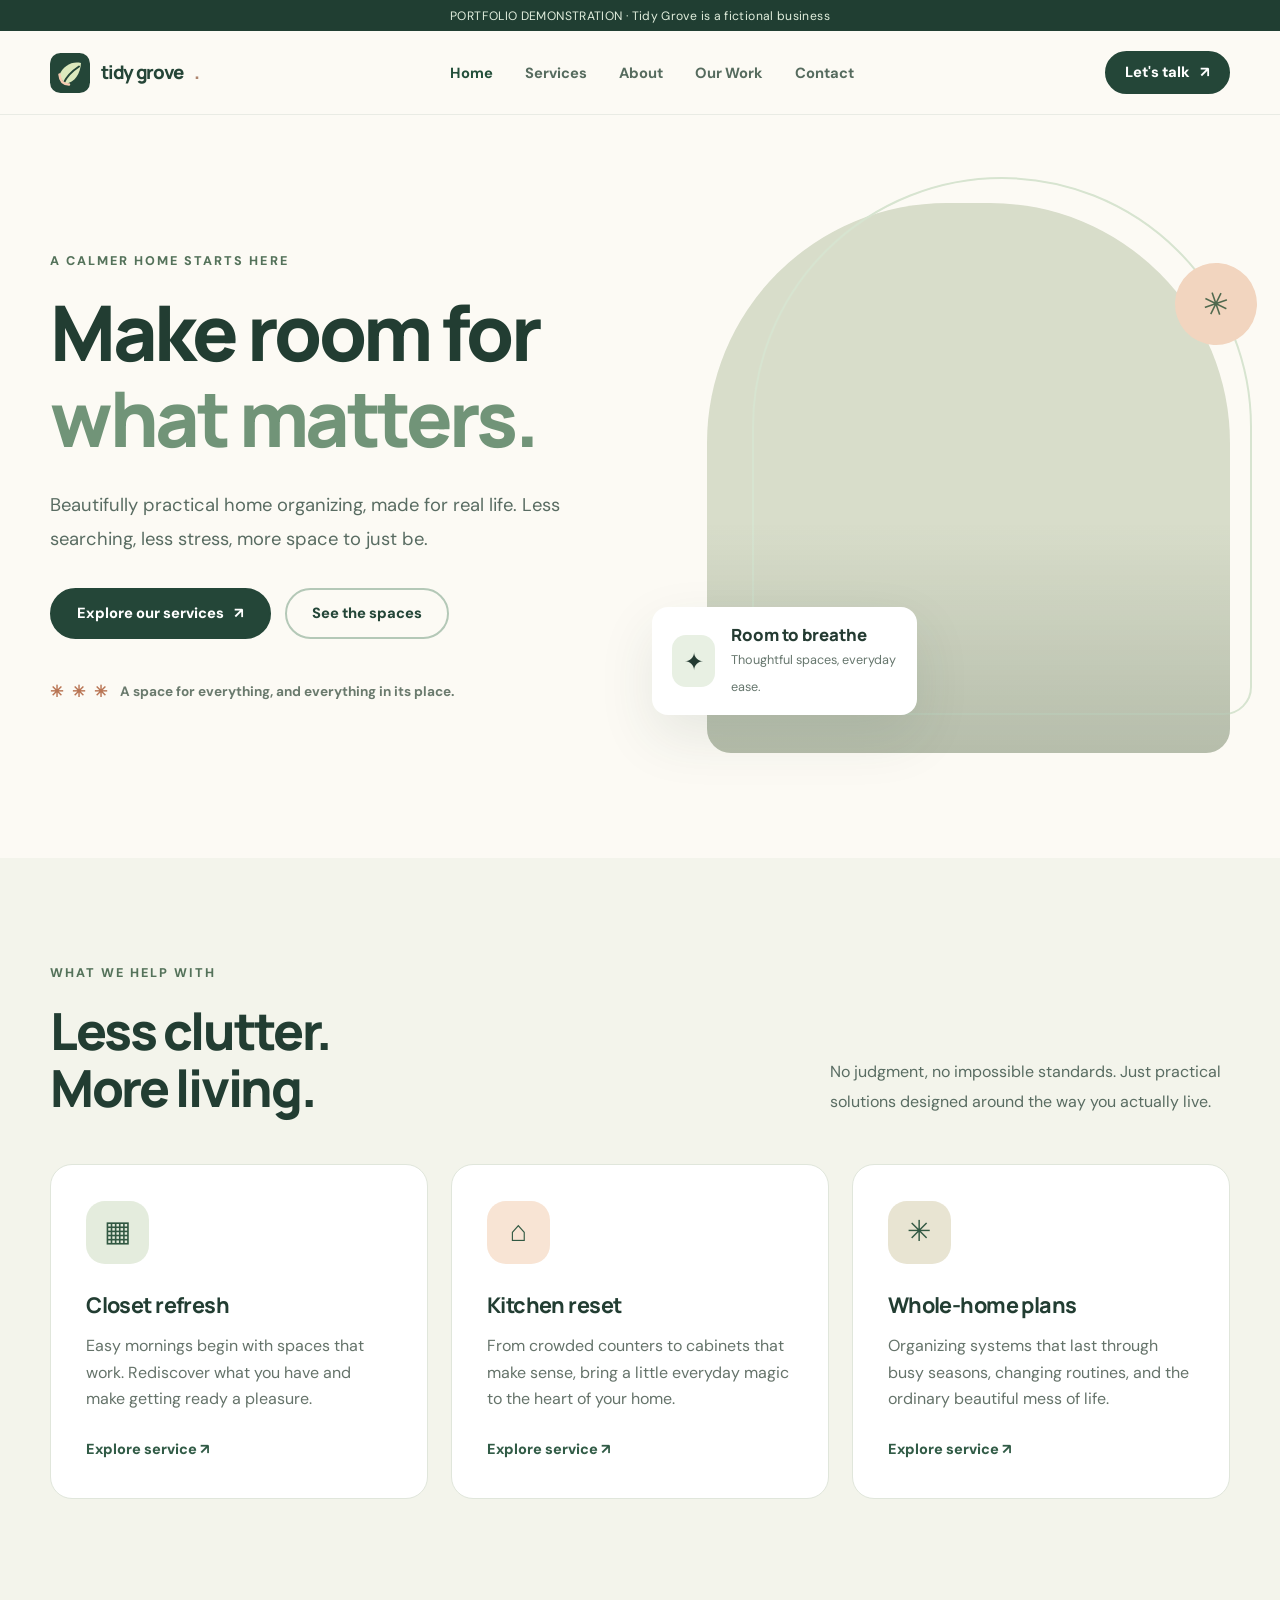
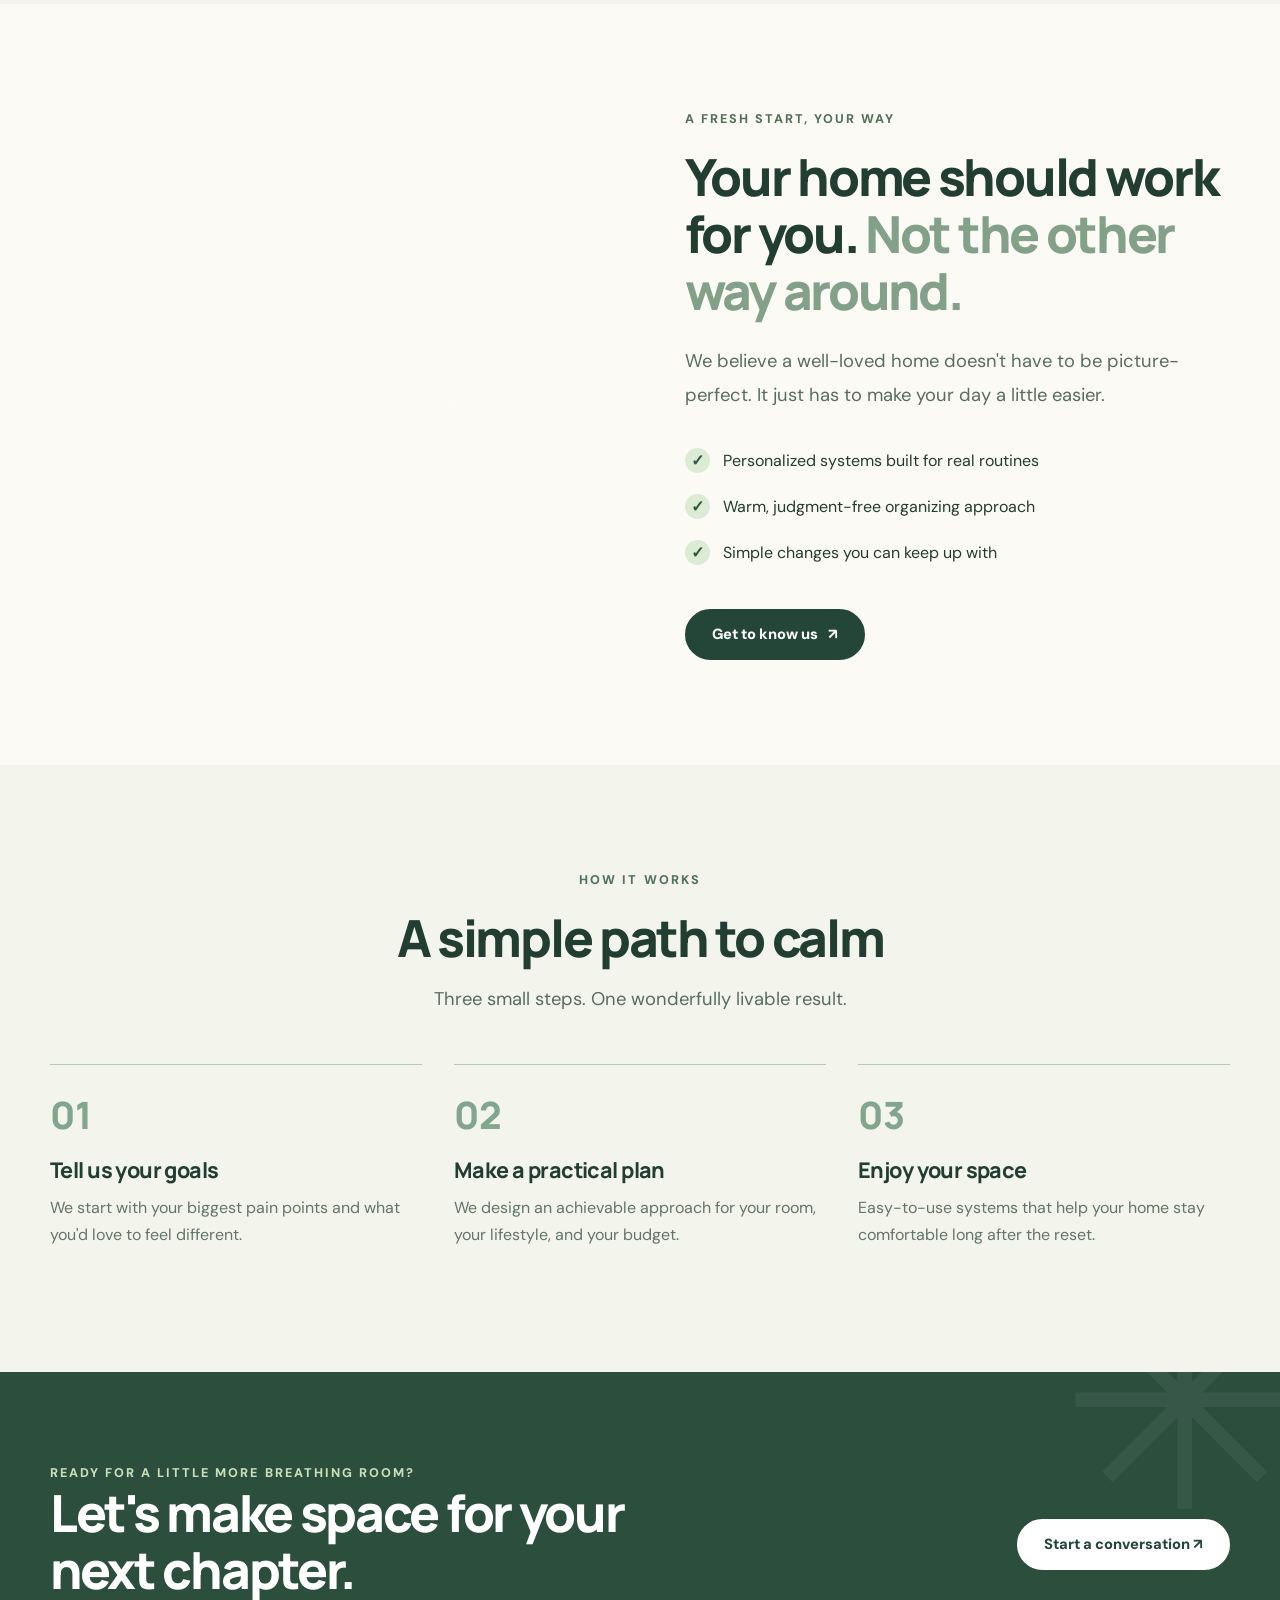
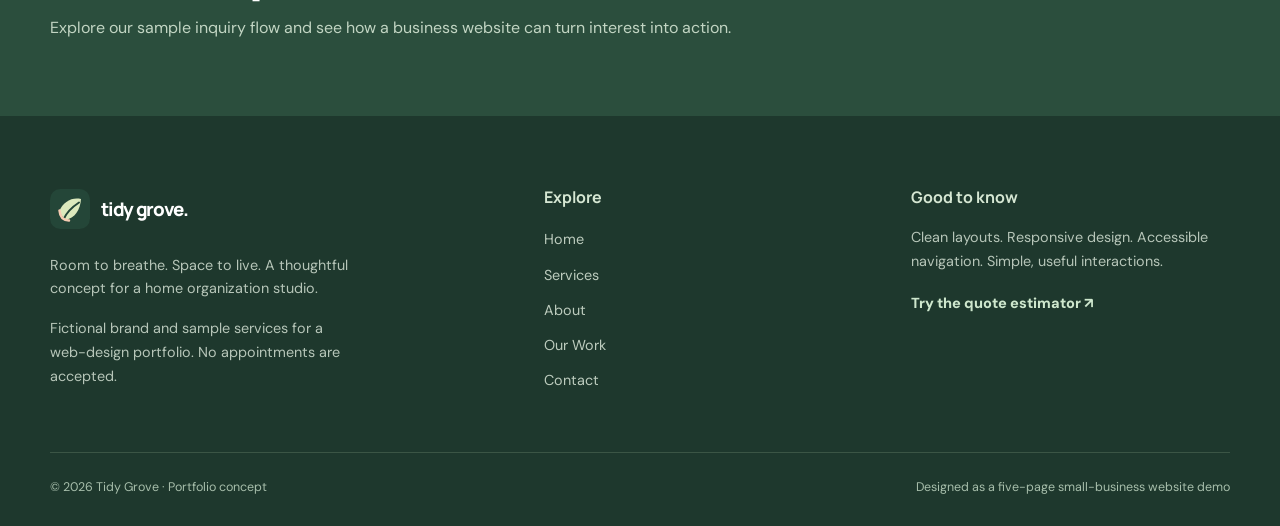
<file: index.html>
<!doctype html>
<html lang="en"><head><meta charset="utf-8"><meta name="viewport" content="width=device-width, initial-scale=1">
<meta name="description" content="A fictional professional home organization studio showcasing a modern five-page small-business website."><meta name="theme-color" content="#244638">
<title>Feel good in your space | Tidy Grove — Demo Website</title><link rel="icon" type="image/svg+xml" href="icon.svg"><link rel="stylesheet" href="styles.css"><script src="site.js" defer></script></head>
<body><a class="skip-link" href="#main">Skip to content</a>
<div class="demo-ribbon">PORTFOLIO DEMONSTRATION · Tidy Grove is a fictional business</div>
<header class="site-header"><nav class="container nav-shell" aria-label="Main navigation"><a class="brand" href="index.html" aria-label="Tidy Grove, home"><img src="icon.svg" alt="" aria-hidden="true">tidy grove<span style="color:#ae856e">.</span></a><ul class="nav-links" id="site-menu" data-nav><li><a href="index.html" aria-current="page">Home</a></li><li><a href="services.html" >Services</a></li><li><a href="about.html" >About</a></li><li><a href="work.html" >Our Work</a></li><li><a href="contact.html" >Contact</a></li></ul><a class="button button-small" href="contact.html">Let's talk <span aria-hidden="true">↗</span></a><button class="menu-toggle" type="button" data-nav-toggle aria-expanded="false" aria-controls="site-menu" aria-label="Toggle navigation"><svg viewBox="0 0 24 24" fill="none" stroke="currentColor" stroke-width="2" stroke-linecap="round"><path d="M4 7h16M4 12h16M4 17h16"/></svg></button></nav></header>
<main id="main">
<section class="hero"><div class="container hero-grid"><div class="hero-text"><p class="eyebrow">A calmer home starts here</p><h1>Make room for <span>what matters.</span></h1><p class="lead">Beautifully practical home organizing, made for real life. Less searching, less stress, more space to just be.</p><div class="button-row"><a class="button" href="services.html">Explore our services <span aria-hidden="true">↗</span></a><a class="button button-outline" href="work.html">See the spaces</a></div><div class="trust-note"><span class="stars" aria-hidden="true">✳ ✳ ✳</span> A space for everything, and everything in its place.</div></div><div class="hero-visual"><div class="hero-photo photo" role="img" aria-label="Sunlit neutral living room with calm, tidy styling"></div><div class="float-card"><span class="float-icon" aria-hidden="true">✦</span><div><strong>Room to breathe</strong><small>Thoughtful spaces, everyday ease.</small></div></div><div class="spark" aria-hidden="true">✳</div></div></div></section>
<section class="section section-alt"><div class="container"><div class="section-header"><div><p class="eyebrow">What we help with</p><h2>Less clutter.<br>More living.</h2></div><p class="lead">No judgment, no impossible standards. Just practical solutions designed around the way you actually live.</p></div><div class="card-grid"><article class="service-card"><div class="card-icon" aria-hidden="true">▦</div><h3>Closet refresh</h3><p>Easy mornings begin with spaces that work. Rediscover what you have and make getting ready a pleasure.</p><a class="text-link" href="services.html">Explore service ↗</a></article><article class="service-card"><div class="card-icon" aria-hidden="true">⌂</div><h3>Kitchen reset</h3><p>From crowded counters to cabinets that make sense, bring a little everyday magic to the heart of your home.</p><a class="text-link" href="services.html">Explore service ↗</a></article><article class="service-card"><div class="card-icon" aria-hidden="true">✳</div><h3>Whole-home plans</h3><p>Organizing systems that last through busy seasons, changing routines, and the ordinary beautiful mess of life.</p><a class="text-link" href="services.html">Explore service ↗</a></article></div></div></section>
<section class="section"><div class="container two-col"><div class="image-stack"><div class="main photo" role="img" aria-label="Thoughtfully arranged room with soft natural textures"></div><div class="inset photo" role="img" aria-label="Minimal warm interior space"></div></div><div><p class="eyebrow">A fresh start, your way</p><h2>Your home should work for you. <span style="color:#83a189">Not the other way around.</span></h2><p class="lead" style="margin-top:1.5rem">We believe a well-loved home doesn't have to be picture-perfect. It just has to make your day a little easier.</p><ul class="check-list"><li>Personalized systems built for real routines</li><li>Warm, judgment-free organizing approach</li><li>Simple changes you can keep up with</li></ul><a class="button" href="about.html">Get to know us <span aria-hidden="true">↗</span></a></div></div></section>
<section class="section section-alt"><div class="container"><div class="center"><p class="eyebrow">How it works</p><h2>A simple path to calm</h2><p class="lead">Three small steps. One wonderfully livable result.</p></div><div class="steps"><div class="step"><span class="step-number">01</span><h3>Tell us your goals</h3><p>We start with your biggest pain points and what you'd love to feel different.</p></div><div class="step"><span class="step-number">02</span><h3>Make a practical plan</h3><p>We design an achievable approach for your room, your lifestyle, and your budget.</p></div><div class="step"><span class="step-number">03</span><h3>Enjoy your space</h3><p>Easy-to-use systems that help your home stay comfortable long after the reset.</p></div></div></div></section>
<section class="cta-band"><div class="container cta-grid"><div><p class="eyebrow light">Ready for a little more breathing room?</p><h2>Let's make space for your next chapter.</h2><p>Explore our sample inquiry flow and see how a business website can turn interest into action.</p></div><a class="button button-light" href="contact.html">Start a conversation ↗</a></div></section>
</main>
<footer class="site-footer"><div class="container"><div class="footer-grid"><div><a class="brand" href="index.html"><img src="icon.svg" alt="" aria-hidden="true">tidy grove.</a><p>Room to breathe. Space to live. A thoughtful concept for a home organization studio.</p><p class="tiny">Fictional brand and sample services for a web-design portfolio. No appointments are accepted.</p></div><div><h4>Explore</h4><ul><li><a href="index.html">Home</a></li><li><a href="services.html">Services</a></li><li><a href="about.html">About</a></li><li><a href="work.html">Our Work</a></li><li><a href="contact.html">Contact</a></li></ul></div><div><h4>Good to know</h4><p>Clean layouts. Responsive design. Accessible navigation. Simple, useful interactions.</p><a class="text-link" style="color:#cee7cd" href="services.html#estimate">Try the quote estimator ↗</a></div></div><div class="footer-bottom"><span>© <span data-year>2026</span> Tidy Grove · Portfolio concept</span><span>Designed as a five-page small-business website demo</span></div></div></footer>
</body></html>
</file>
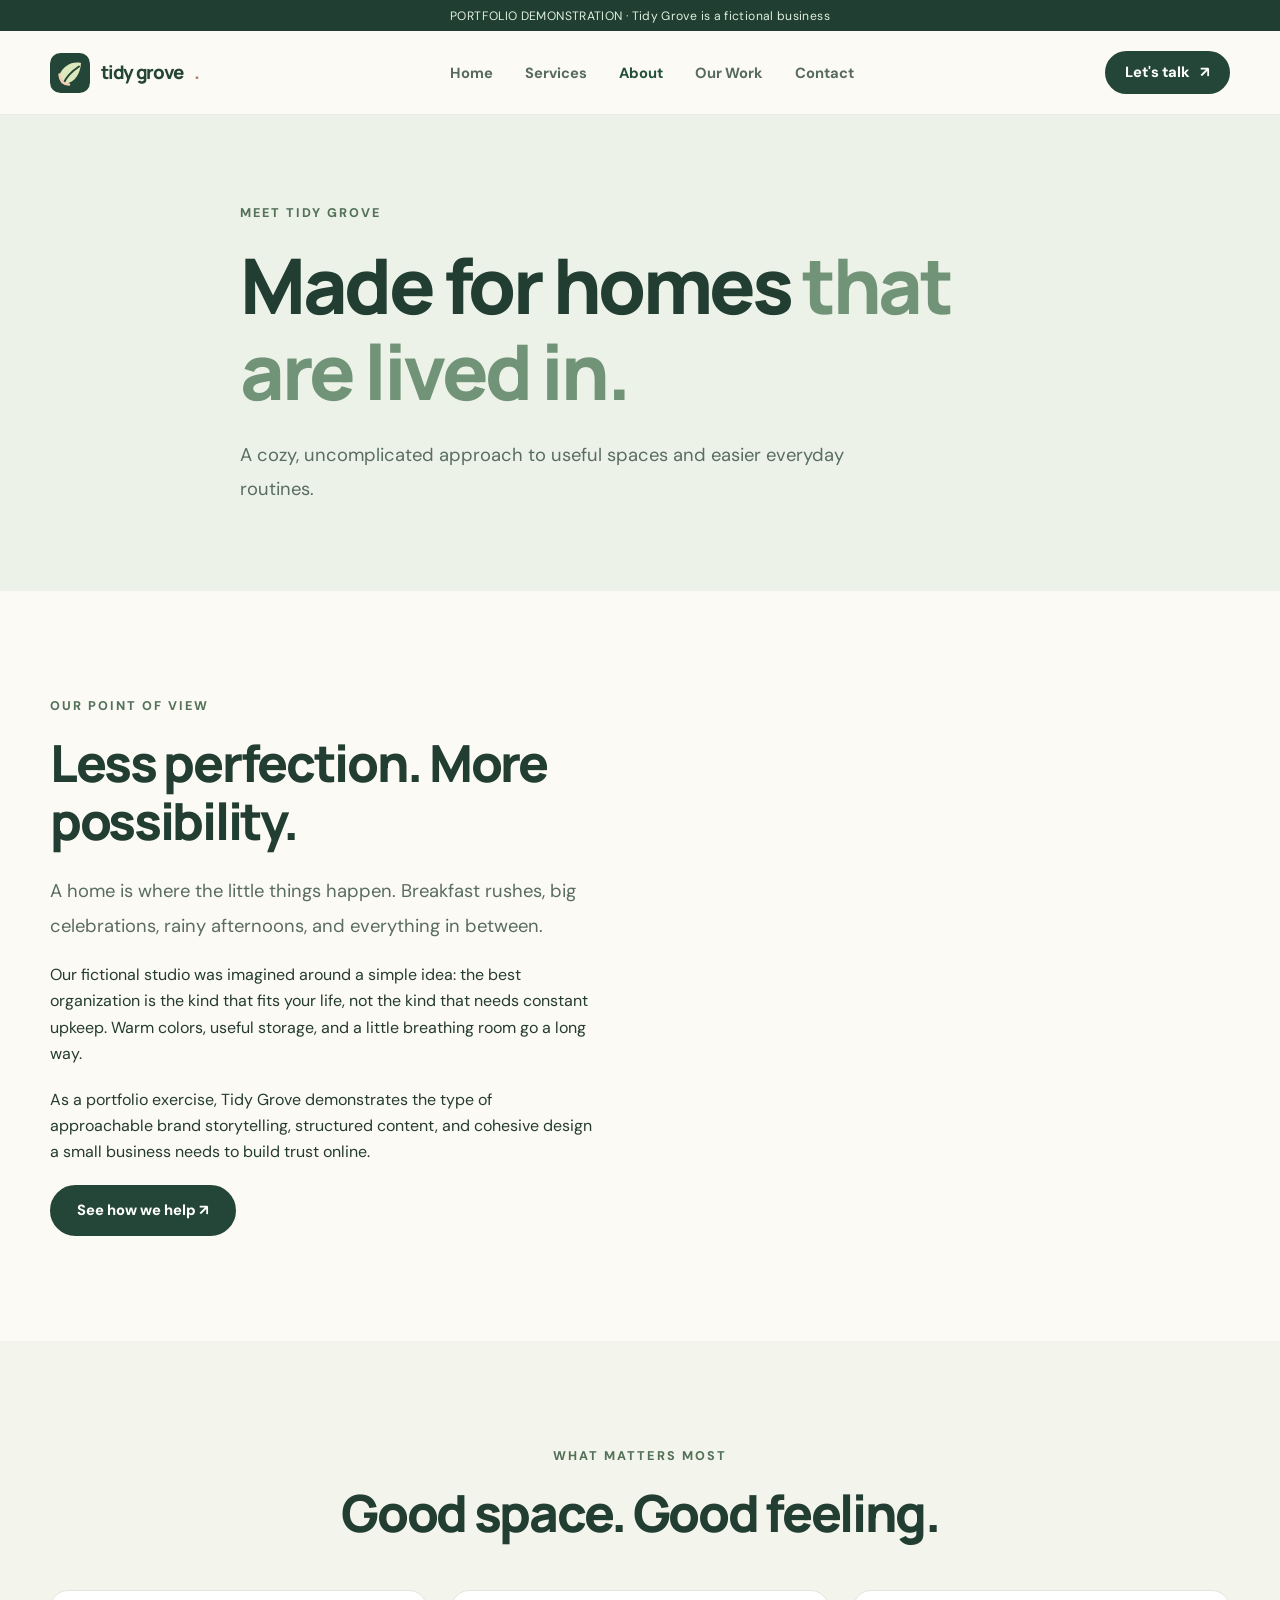
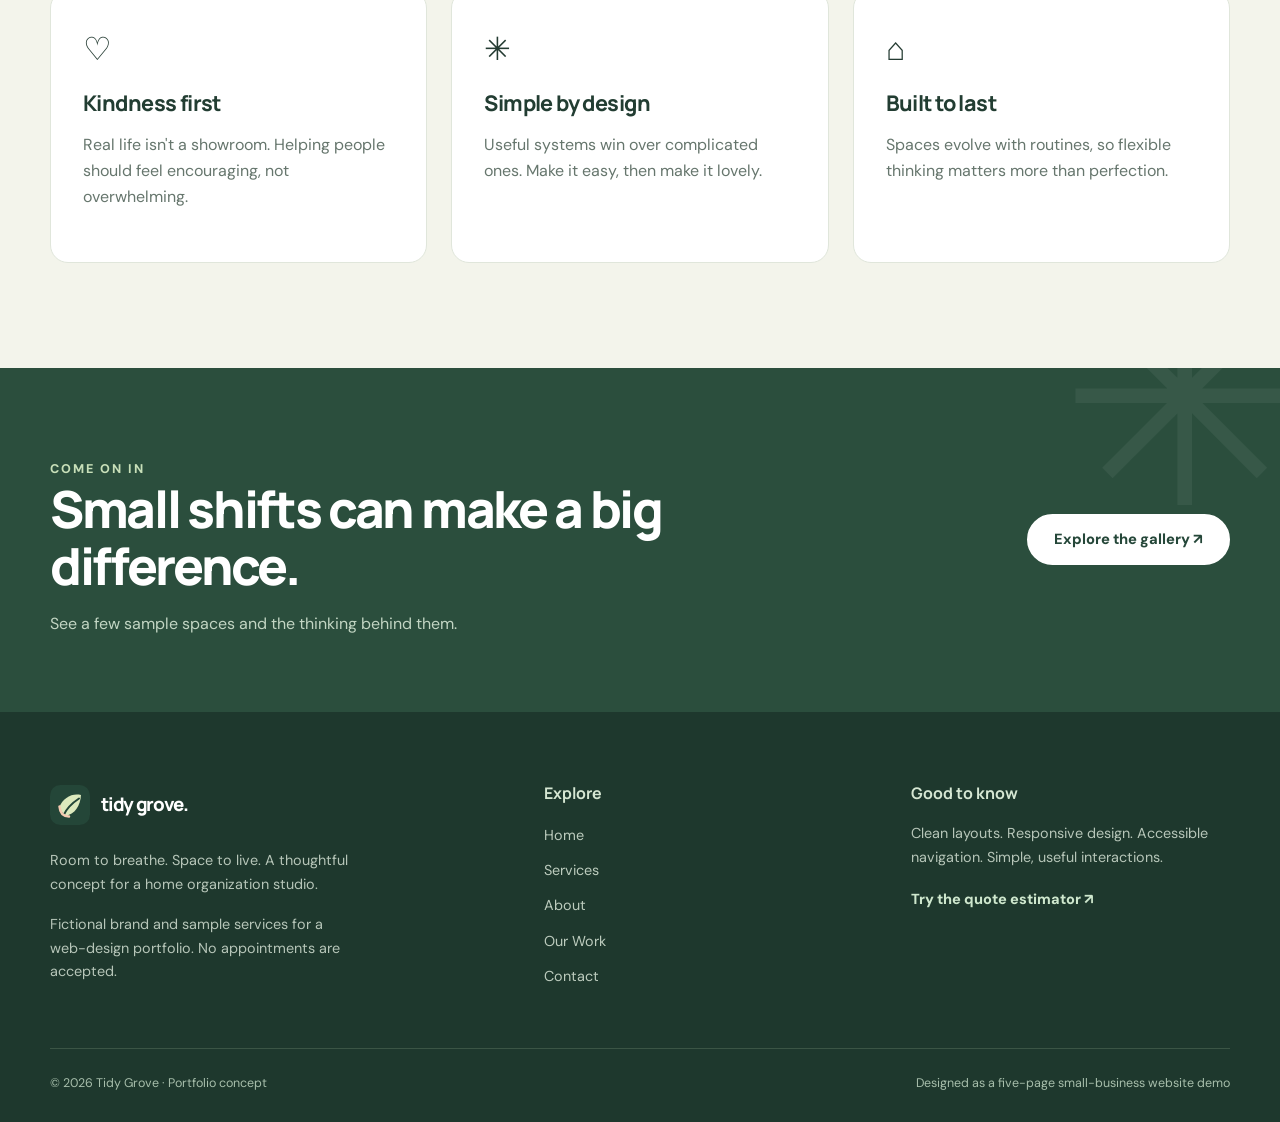
<file: about.html>
<!doctype html>
<html lang="en"><head><meta charset="utf-8"><meta name="viewport" content="width=device-width, initial-scale=1">
<meta name="description" content="The story and design philosophy of Tidy Grove, a fictional organizing brand built for a web design portfolio."><meta name="theme-color" content="#244638">
<title>About | Tidy Grove — Demo Website</title><link rel="icon" type="image/svg+xml" href="icon.svg"><link rel="stylesheet" href="styles.css"><script src="site.js" defer></script></head>
<body><a class="skip-link" href="#main">Skip to content</a>
<div class="demo-ribbon">PORTFOLIO DEMONSTRATION · Tidy Grove is a fictional business</div>
<header class="site-header"><nav class="container nav-shell" aria-label="Main navigation"><a class="brand" href="index.html" aria-label="Tidy Grove, home"><img src="icon.svg" alt="" aria-hidden="true">tidy grove<span style="color:#ae856e">.</span></a><ul class="nav-links" id="site-menu" data-nav><li><a href="index.html" >Home</a></li><li><a href="services.html" >Services</a></li><li><a href="about.html" aria-current="page">About</a></li><li><a href="work.html" >Our Work</a></li><li><a href="contact.html" >Contact</a></li></ul><a class="button button-small" href="contact.html">Let's talk <span aria-hidden="true">↗</span></a><button class="menu-toggle" type="button" data-nav-toggle aria-expanded="false" aria-controls="site-menu" aria-label="Toggle navigation"><svg viewBox="0 0 24 24" fill="none" stroke="currentColor" stroke-width="2" stroke-linecap="round"><path d="M4 7h16M4 12h16M4 17h16"/></svg></button></nav></header>
<main id="main">
<section class="page-hero"><div class="container inner"><p class="eyebrow">Meet tidy grove</p><h1>Made for homes <span>that are lived in.</span></h1><p class="lead">A cozy, uncomplicated approach to useful spaces and easier everyday routines.</p></div></section>
<section class="section"><div class="container two-col"><div><p class="eyebrow">Our point of view</p><h2>Less perfection. More possibility.</h2><p class="lead" style="margin-top:1.6rem">A home is where the little things happen. Breakfast rushes, big celebrations, rainy afternoons, and everything in between.</p><p>Our fictional studio was imagined around a simple idea: the best organization is the kind that fits your life, not the kind that needs constant upkeep. Warm colors, useful storage, and a little breathing room go a long way.</p><p>As a portfolio exercise, Tidy Grove demonstrates the type of approachable brand storytelling, structured content, and cohesive design a small business needs to build trust online.</p><a class="button" href="services.html">See how we help ↗</a></div><div class="about-visual photo" role="img" aria-label="Warm and welcoming contemporary home"></div></div></section>
<section class="section section-alt"><div class="container"><div class="center" style="margin-bottom:3rem"><p class="eyebrow">What matters most</p><h2>Good space. Good feeling.</h2></div><div class="value-grid"><article class="value-card"><span aria-hidden="true">♡</span><h3>Kindness first</h3><p>Real life isn't a showroom. Helping people should feel encouraging, not overwhelming.</p></article><article class="value-card"><span aria-hidden="true">✳</span><h3>Simple by design</h3><p>Useful systems win over complicated ones. Make it easy, then make it lovely.</p></article><article class="value-card"><span aria-hidden="true">⌂</span><h3>Built to last</h3><p>Spaces evolve with routines, so flexible thinking matters more than perfection.</p></article></div></div></section>
<section class="cta-band"><div class="container cta-grid"><div><p class="eyebrow light">Come on in</p><h2>Small shifts can make a big difference.</h2><p>See a few sample spaces and the thinking behind them.</p></div><a class="button button-light" href="work.html">Explore the gallery ↗</a></div></section>
</main>
<footer class="site-footer"><div class="container"><div class="footer-grid"><div><a class="brand" href="index.html"><img src="icon.svg" alt="" aria-hidden="true">tidy grove.</a><p>Room to breathe. Space to live. A thoughtful concept for a home organization studio.</p><p class="tiny">Fictional brand and sample services for a web-design portfolio. No appointments are accepted.</p></div><div><h4>Explore</h4><ul><li><a href="index.html">Home</a></li><li><a href="services.html">Services</a></li><li><a href="about.html">About</a></li><li><a href="work.html">Our Work</a></li><li><a href="contact.html">Contact</a></li></ul></div><div><h4>Good to know</h4><p>Clean layouts. Responsive design. Accessible navigation. Simple, useful interactions.</p><a class="text-link" style="color:#cee7cd" href="services.html#estimate">Try the quote estimator ↗</a></div></div><div class="footer-bottom"><span>© <span data-year>2026</span> Tidy Grove · Portfolio concept</span><span>Designed as a five-page small-business website demo</span></div></div></footer>
</body></html>
</file>
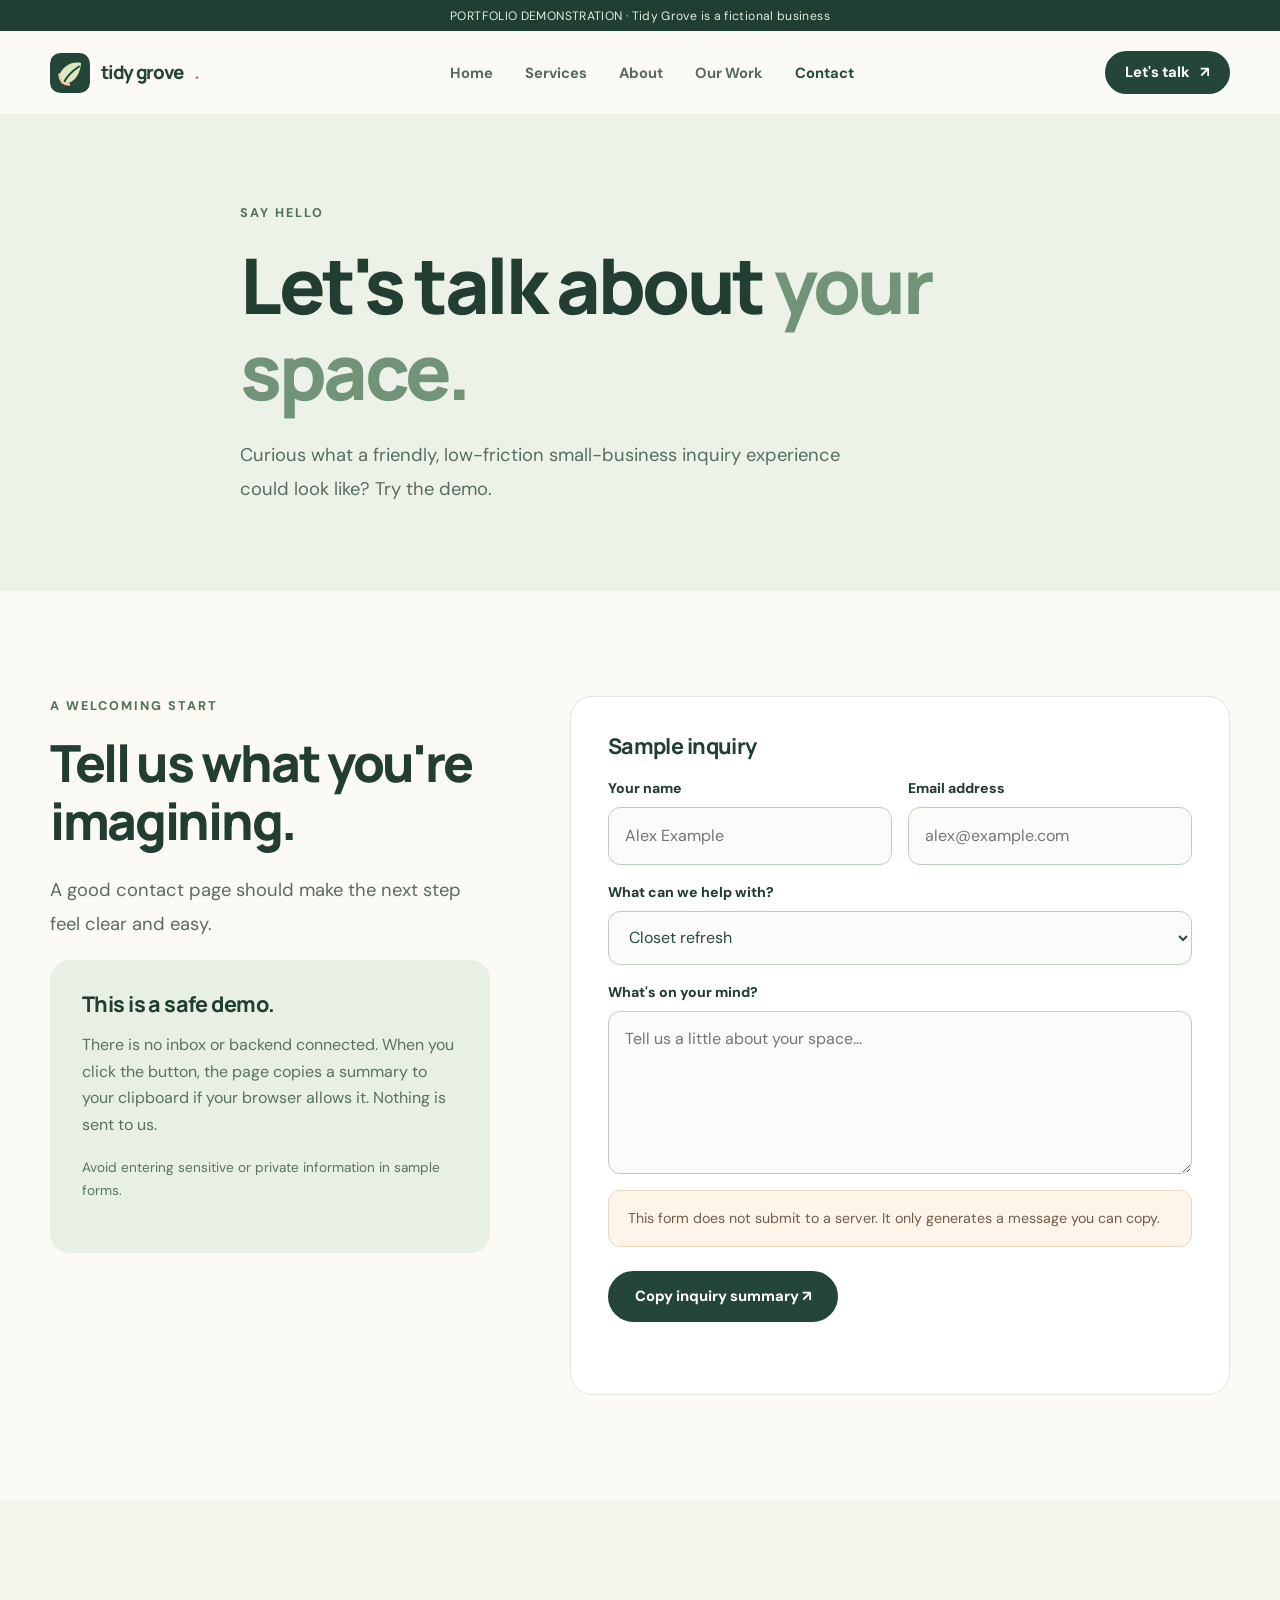
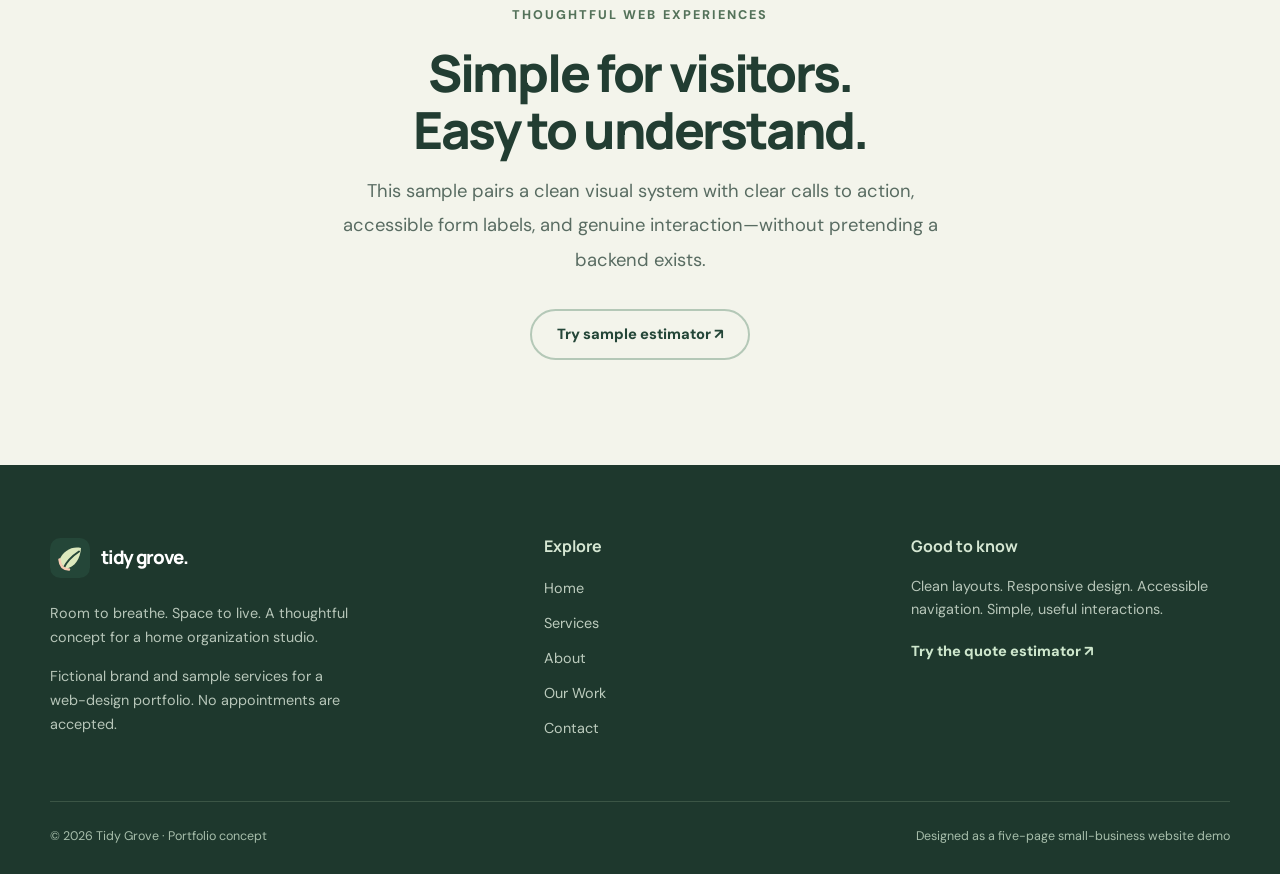
<file: contact.html>
<!doctype html>
<html lang="en"><head><meta charset="utf-8"><meta name="viewport" content="width=device-width, initial-scale=1">
<meta name="description" content="A functional, privacy-conscious demo inquiry form for a fictional home organization business."><meta name="theme-color" content="#244638">
<title>Contact | Tidy Grove — Demo Website</title><link rel="icon" type="image/svg+xml" href="icon.svg"><link rel="stylesheet" href="styles.css"><script src="site.js" defer></script></head>
<body><a class="skip-link" href="#main">Skip to content</a>
<div class="demo-ribbon">PORTFOLIO DEMONSTRATION · Tidy Grove is a fictional business</div>
<header class="site-header"><nav class="container nav-shell" aria-label="Main navigation"><a class="brand" href="index.html" aria-label="Tidy Grove, home"><img src="icon.svg" alt="" aria-hidden="true">tidy grove<span style="color:#ae856e">.</span></a><ul class="nav-links" id="site-menu" data-nav><li><a href="index.html" >Home</a></li><li><a href="services.html" >Services</a></li><li><a href="about.html" >About</a></li><li><a href="work.html" >Our Work</a></li><li><a href="contact.html" aria-current="page">Contact</a></li></ul><a class="button button-small" href="contact.html">Let's talk <span aria-hidden="true">↗</span></a><button class="menu-toggle" type="button" data-nav-toggle aria-expanded="false" aria-controls="site-menu" aria-label="Toggle navigation"><svg viewBox="0 0 24 24" fill="none" stroke="currentColor" stroke-width="2" stroke-linecap="round"><path d="M4 7h16M4 12h16M4 17h16"/></svg></button></nav></header>
<main id="main">
<section class="page-hero"><div class="container inner"><p class="eyebrow">Say hello</p><h1>Let's talk about <span>your space.</span></h1><p class="lead">Curious what a friendly, low-friction small-business inquiry experience could look like? Try the demo.</p></div></section>
<section class="section"><div class="container contact-layout"><aside><p class="eyebrow">A welcoming start</p><h2>Tell us what you're imagining.</h2><p class="lead" style="margin-top:1.5rem">A good contact page should make the next step feel clear and easy.</p><div class="contact-details"><h3>This is a safe demo.</h3><p>There is no inbox or backend connected. When you click the button, the page copies a summary to your clipboard if your browser allows it. Nothing is sent to us.</p><p class="tiny">Avoid entering sensitive or private information in sample forms.</p></div></aside><div class="form-panel"><h3 style="margin-bottom:1.2rem">Sample inquiry</h3><form data-inquiry-form><div class="form-grid"><div class="field"><label for="name">Your name</label><input name="name" id="name" required maxlength="100" autocomplete="name" placeholder="Alex Example"></div><div class="field"><label for="email">Email address</label><input name="email" id="email" type="email" required maxlength="254" autocomplete="email" placeholder="alex@example.com"></div><div class="field full"><label for="interest">What can we help with?</label><select id="interest" name="service"><option>Closet refresh</option><option>Kitchen reset</option><option>Whole-home plan</option><option>Just exploring</option></select></div><div class="field full"><label for="message">What's on your mind?</label><textarea id="message" name="message" required maxlength="1500" placeholder="Tell us a little about your space..." rows="5"></textarea></div></div><div class="notice">This form does not submit to a server. It only generates a message you can copy.</div><div class="form-actions"><button class="button" type="submit">Copy inquiry summary ↗</button><span class="status" role="status" aria-live="polite" data-copy-status></span></div><div class="field" style="margin-top:1rem"><textarea class="hidden" data-copy-fallback readonly aria-label="Copyable inquiry text"></textarea></div></form></div></div></section>
<section class="section section-alt"><div class="container center"><p class="eyebrow">Thoughtful web experiences</p><h2>Simple for visitors.<br>Easy to understand.</h2><p class="lead">This sample pairs a clean visual system with clear calls to action, accessible form labels, and genuine interaction—without pretending a backend exists.</p><div class="button-row" style="justify-content:center;margin-top:2rem"><a class="button button-outline" href="services.html#estimate">Try sample estimator ↗</a></div></div></section>
</main>
<footer class="site-footer"><div class="container"><div class="footer-grid"><div><a class="brand" href="index.html"><img src="icon.svg" alt="" aria-hidden="true">tidy grove.</a><p>Room to breathe. Space to live. A thoughtful concept for a home organization studio.</p><p class="tiny">Fictional brand and sample services for a web-design portfolio. No appointments are accepted.</p></div><div><h4>Explore</h4><ul><li><a href="index.html">Home</a></li><li><a href="services.html">Services</a></li><li><a href="about.html">About</a></li><li><a href="work.html">Our Work</a></li><li><a href="contact.html">Contact</a></li></ul></div><div><h4>Good to know</h4><p>Clean layouts. Responsive design. Accessible navigation. Simple, useful interactions.</p><a class="text-link" style="color:#cee7cd" href="services.html#estimate">Try the quote estimator ↗</a></div></div><div class="footer-bottom"><span>© <span data-year>2026</span> Tidy Grove · Portfolio concept</span><span>Designed as a five-page small-business website demo</span></div></div></footer>
</body></html>
</file>
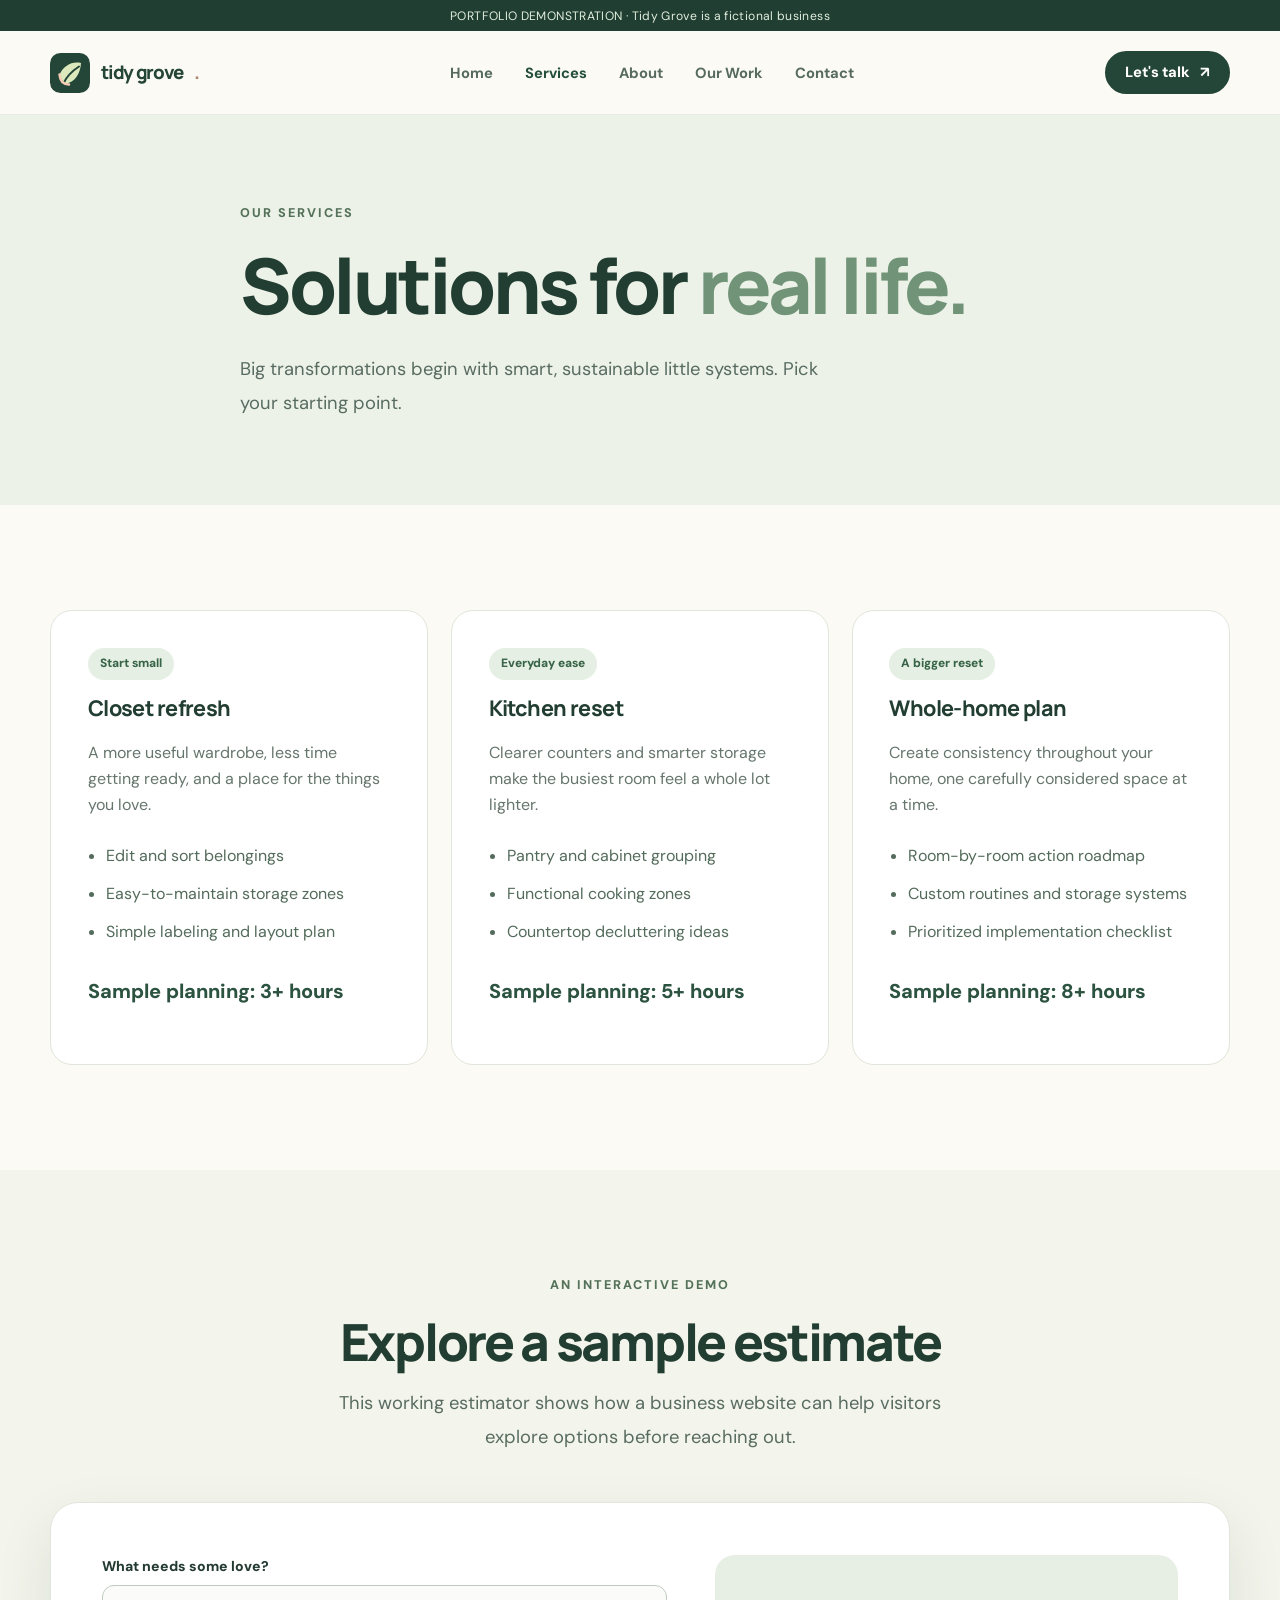
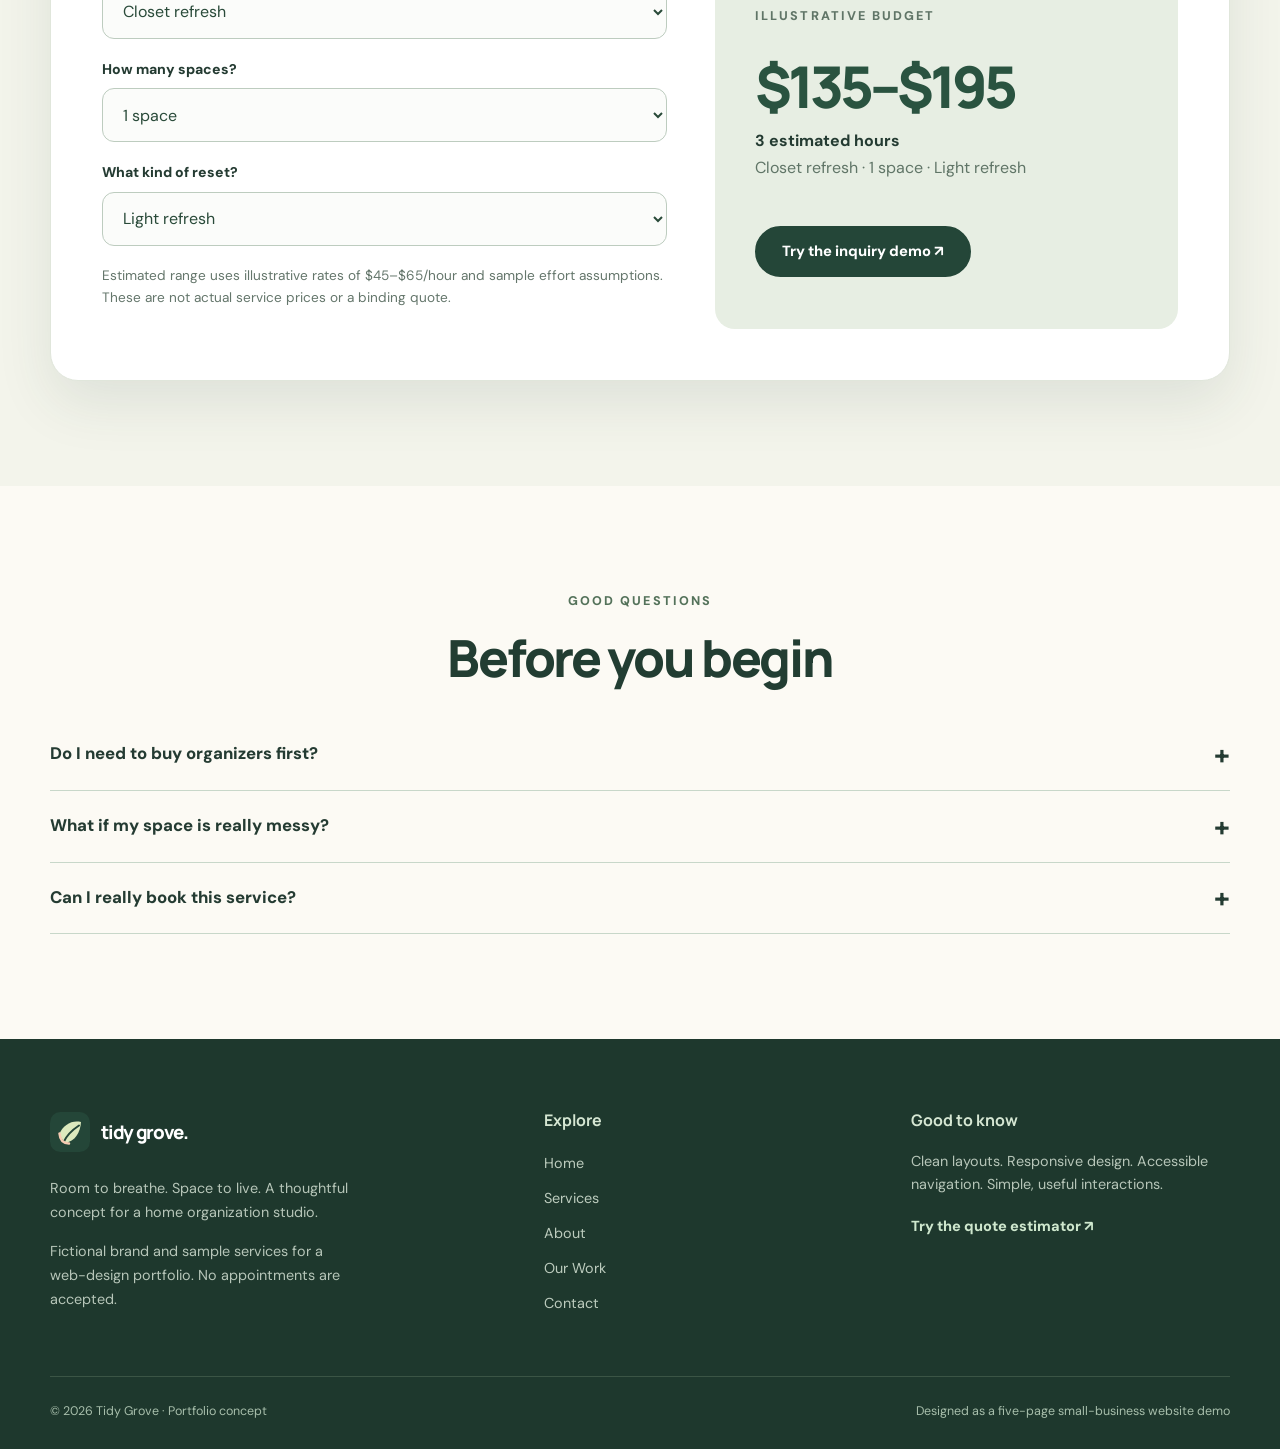
<file: services.html>
<!doctype html>
<html lang="en"><head><meta charset="utf-8"><meta name="viewport" content="width=device-width, initial-scale=1">
<meta name="description" content="Sample home organizing services with an interactive, illustrative price estimator."><meta name="theme-color" content="#244638">
<title>Services | Tidy Grove — Demo Website</title><link rel="icon" type="image/svg+xml" href="icon.svg"><link rel="stylesheet" href="styles.css"><script src="site.js" defer></script></head>
<body><a class="skip-link" href="#main">Skip to content</a>
<div class="demo-ribbon">PORTFOLIO DEMONSTRATION · Tidy Grove is a fictional business</div>
<header class="site-header"><nav class="container nav-shell" aria-label="Main navigation"><a class="brand" href="index.html" aria-label="Tidy Grove, home"><img src="icon.svg" alt="" aria-hidden="true">tidy grove<span style="color:#ae856e">.</span></a><ul class="nav-links" id="site-menu" data-nav><li><a href="index.html" >Home</a></li><li><a href="services.html" aria-current="page">Services</a></li><li><a href="about.html" >About</a></li><li><a href="work.html" >Our Work</a></li><li><a href="contact.html" >Contact</a></li></ul><a class="button button-small" href="contact.html">Let's talk <span aria-hidden="true">↗</span></a><button class="menu-toggle" type="button" data-nav-toggle aria-expanded="false" aria-controls="site-menu" aria-label="Toggle navigation"><svg viewBox="0 0 24 24" fill="none" stroke="currentColor" stroke-width="2" stroke-linecap="round"><path d="M4 7h16M4 12h16M4 17h16"/></svg></button></nav></header>
<main id="main">
<section class="page-hero"><div class="container inner"><p class="eyebrow">Our services</p><h1>Solutions for <span>real life.</span></h1><p class="lead">Big transformations begin with smart, sustainable little systems. Pick your starting point.</p></div></section>
<section class="section"><div class="container"><div class="service-detail"><article class="detail-card"><span class="pill">Start small</span><h3>Closet refresh</h3><p>A more useful wardrobe, less time getting ready, and a place for the things you love.</p><ul><li>Edit and sort belongings</li><li>Easy-to-maintain storage zones</li><li>Simple labeling and layout plan</li></ul><p class="price">Sample planning: 3+ hours</p></article><article class="detail-card"><span class="pill">Everyday ease</span><h3>Kitchen reset</h3><p>Clearer counters and smarter storage make the busiest room feel a whole lot lighter.</p><ul><li>Pantry and cabinet grouping</li><li>Functional cooking zones</li><li>Countertop decluttering ideas</li></ul><p class="price">Sample planning: 5+ hours</p></article><article class="detail-card"><span class="pill">A bigger reset</span><h3>Whole-home plan</h3><p>Create consistency throughout your home, one carefully considered space at a time.</p><ul><li>Room-by-room action roadmap</li><li>Custom routines and storage systems</li><li>Prioritized implementation checklist</li></ul><p class="price">Sample planning: 8+ hours</p></article></div></div></section>
<section class="section section-alt" id="estimate"><div class="container"><div class="center" style="margin-bottom:3rem"><p class="eyebrow">An interactive demo</p><h2>Explore a sample estimate</h2><p class="lead">This working estimator shows how a business website can help visitors explore options before reaching out.</p></div><div class="calculator"><form data-estimate-form aria-label="Illustrative price estimator"><div class="field"><label for="service">What needs some love?</label><select name="service" id="service"><option value="closet">Closet refresh</option><option value="kitchen">Kitchen reset</option><option value="home">Whole-home plan</option></select></div><div class="field"><label for="spaces">How many spaces?</label><select name="spaces" id="spaces"><option value="1">1 space</option><option value="2">2 spaces</option><option value="3">3 spaces</option><option value="4">4 spaces</option><option value="5">5 spaces</option></select></div><div class="field"><label for="pace">What kind of reset?</label><select name="pace" id="pace"><option value="light">Light refresh</option><option value="deep">Deep reset</option></select></div><p class="tiny">Estimated range uses illustrative rates of $45–$65/hour and sample effort assumptions. These are not actual service prices or a binding quote.</p></form><div class="calc-result" role="status" aria-live="polite"><p class="eyebrow">Illustrative budget</p><div class="amount" data-estimate-output>$135–$195</div><strong data-estimate-hours>3 estimated hours</strong><p data-estimate-summary>Closet refresh · 1 space · Light refresh</p><a class="button" href="contact.html" style="margin-top:1.6rem;align-self:flex-start">Try the inquiry demo ↗</a></div></div></div></section>
<section class="section"><div class="container"><div class="center" style="margin-bottom:2rem"><p class="eyebrow">Good questions</p><h2>Before you begin</h2></div><div class="faq"><details><summary>Do I need to buy organizers first?</summary><p>Not necessarily. Our sample process begins with editing, categorizing, and measuring before deciding what storage supplies might help.</p></details><details><summary>What if my space is really messy?</summary><p>There is no judgment here. This concept emphasizes useful, achievable changes rather than perfection.</p></details><details><summary>Can I really book this service?</summary><p>No. Tidy Grove is a fictional portfolio project. The estimator and inquiry form demonstrate interface behavior only; no real services are offered.</p></details></div></div></section>
</main>
<footer class="site-footer"><div class="container"><div class="footer-grid"><div><a class="brand" href="index.html"><img src="icon.svg" alt="" aria-hidden="true">tidy grove.</a><p>Room to breathe. Space to live. A thoughtful concept for a home organization studio.</p><p class="tiny">Fictional brand and sample services for a web-design portfolio. No appointments are accepted.</p></div><div><h4>Explore</h4><ul><li><a href="index.html">Home</a></li><li><a href="services.html">Services</a></li><li><a href="about.html">About</a></li><li><a href="work.html">Our Work</a></li><li><a href="contact.html">Contact</a></li></ul></div><div><h4>Good to know</h4><p>Clean layouts. Responsive design. Accessible navigation. Simple, useful interactions.</p><a class="text-link" style="color:#cee7cd" href="services.html#estimate">Try the quote estimator ↗</a></div></div><div class="footer-bottom"><span>© <span data-year>2026</span> Tidy Grove · Portfolio concept</span><span>Designed as a five-page small-business website demo</span></div></div></footer>
</body></html>
</file>
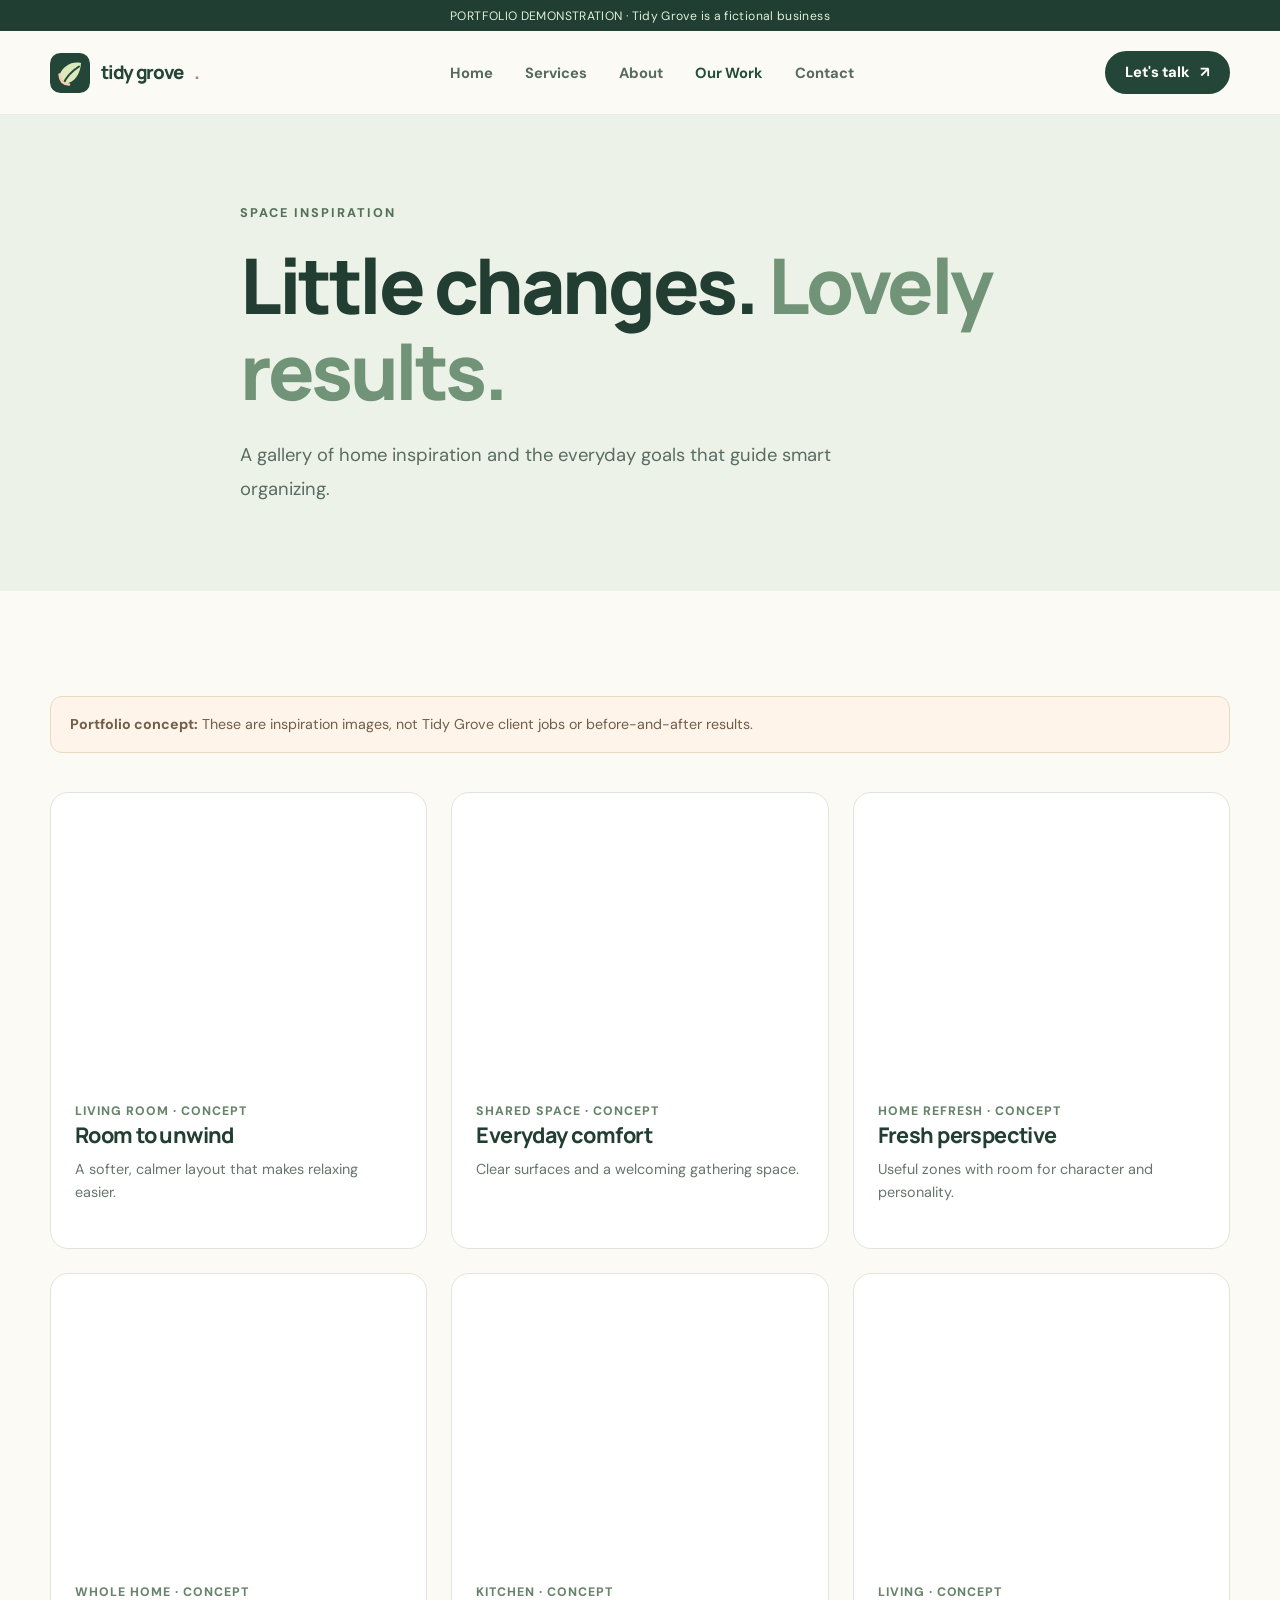
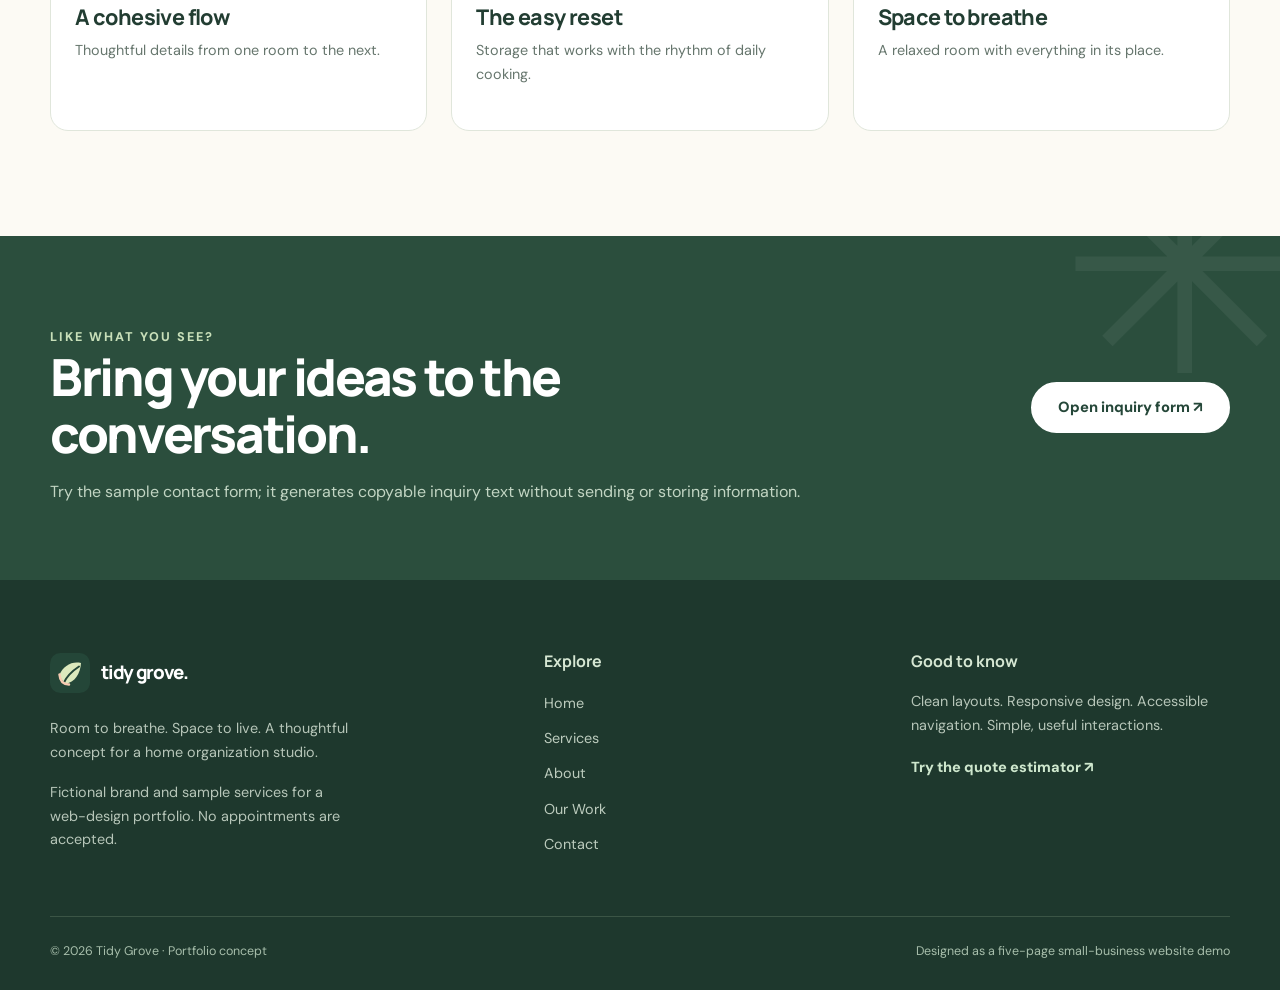
<file: work.html>
<!doctype html>
<html lang="en"><head><meta charset="utf-8"><meta name="viewport" content="width=device-width, initial-scale=1">
<meta name="description" content="Explore illustrative interior project concepts and a responsive gallery built for a portfolio website demo."><meta name="theme-color" content="#244638">
<title>Our Work | Tidy Grove — Demo Website</title><link rel="icon" type="image/svg+xml" href="icon.svg"><link rel="stylesheet" href="styles.css"><script src="site.js" defer></script></head>
<body><a class="skip-link" href="#main">Skip to content</a>
<div class="demo-ribbon">PORTFOLIO DEMONSTRATION · Tidy Grove is a fictional business</div>
<header class="site-header"><nav class="container nav-shell" aria-label="Main navigation"><a class="brand" href="index.html" aria-label="Tidy Grove, home"><img src="icon.svg" alt="" aria-hidden="true">tidy grove<span style="color:#ae856e">.</span></a><ul class="nav-links" id="site-menu" data-nav><li><a href="index.html" >Home</a></li><li><a href="services.html" >Services</a></li><li><a href="about.html" >About</a></li><li><a href="work.html" aria-current="page">Our Work</a></li><li><a href="contact.html" >Contact</a></li></ul><a class="button button-small" href="contact.html">Let's talk <span aria-hidden="true">↗</span></a><button class="menu-toggle" type="button" data-nav-toggle aria-expanded="false" aria-controls="site-menu" aria-label="Toggle navigation"><svg viewBox="0 0 24 24" fill="none" stroke="currentColor" stroke-width="2" stroke-linecap="round"><path d="M4 7h16M4 12h16M4 17h16"/></svg></button></nav></header>
<main id="main">
<section class="page-hero"><div class="container inner"><p class="eyebrow">Space inspiration</p><h1>Little changes. <span>Lovely results.</span></h1><p class="lead">A gallery of home inspiration and the everyday goals that guide smart organizing.</p></div></section>
<section class="section"><div class="container"><div class="notice" style="margin-bottom:2.4rem"><strong>Portfolio concept:</strong> These are inspiration images, not Tidy Grove client jobs or before-and-after results.</div><div class="gallery-grid"><article class="gallery-card"><div class="photo gallery-one" role="img" aria-label="Airy, neutral living room"></div><div class="copy"><span>Living room · Concept</span><h3>Room to unwind</h3><p>A softer, calmer layout that makes relaxing easier.</p></div></article><article class="gallery-card"><div class="photo gallery-two" role="img" aria-label="Warm, contemporary sitting area"></div><div class="copy"><span>Shared space · Concept</span><h3>Everyday comfort</h3><p>Clear surfaces and a welcoming gathering space.</p></div></article><article class="gallery-card"><div class="photo gallery-three" role="img" aria-label="Well styled, bright interior"></div><div class="copy"><span>Home refresh · Concept</span><h3>Fresh perspective</h3><p>Useful zones with room for character and personality.</p></div></article><article class="gallery-card"><div class="photo gallery-four" role="img" aria-label="Contemporary home with light walls"></div><div class="copy"><span>Whole home · Concept</span><h3>A cohesive flow</h3><p>Thoughtful details from one room to the next.</p></div></article><article class="gallery-card"><div class="photo gallery-five" role="img" aria-label="Modern, welcoming home interior"></div><div class="copy"><span>Kitchen · Concept</span><h3>The easy reset</h3><p>Storage that works with the rhythm of daily cooking.</p></div></article><article class="gallery-card"><div class="photo gallery-six" role="img" aria-label="Understated contemporary interiors"></div><div class="copy"><span>Living · Concept</span><h3>Space to breathe</h3><p>A relaxed room with everything in its place.</p></div></article></div></div></section>
<section class="cta-band"><div class="container cta-grid"><div><p class="eyebrow light">Like what you see?</p><h2>Bring your ideas to the conversation.</h2><p>Try the sample contact form; it generates copyable inquiry text without sending or storing information.</p></div><a class="button button-light" href="contact.html">Open inquiry form ↗</a></div></section>
</main>
<footer class="site-footer"><div class="container"><div class="footer-grid"><div><a class="brand" href="index.html"><img src="icon.svg" alt="" aria-hidden="true">tidy grove.</a><p>Room to breathe. Space to live. A thoughtful concept for a home organization studio.</p><p class="tiny">Fictional brand and sample services for a web-design portfolio. No appointments are accepted.</p></div><div><h4>Explore</h4><ul><li><a href="index.html">Home</a></li><li><a href="services.html">Services</a></li><li><a href="about.html">About</a></li><li><a href="work.html">Our Work</a></li><li><a href="contact.html">Contact</a></li></ul></div><div><h4>Good to know</h4><p>Clean layouts. Responsive design. Accessible navigation. Simple, useful interactions.</p><a class="text-link" style="color:#cee7cd" href="services.html#estimate">Try the quote estimator ↗</a></div></div><div class="footer-bottom"><span>© <span data-year>2026</span> Tidy Grove · Portfolio concept</span><span>Designed as a five-page small-business website demo</span></div></div></footer>
</body></html>
</file>
<file: styles.css>
@import url('https://fonts.googleapis.com/css2?family=DM+Sans:wght@400;500;600;700&family=Manrope:wght@400;500;600;700;800&display=swap');
:root{--ink:#243b32;--leaf:#315a49;--leaf-dark:#244638;--mint:#e1eadb;--peach:#f5d4c2;--cream:#fcfaf4;--sand:#f1eee5;--muted:#66766d;--white:#fff;--border:#e0e6db;--shadow:0 22px 55px rgba(36,70,56,.10)}
*,*::before,*::after{box-sizing:border-box}html{scroll-behavior:smooth}body{margin:0;background:var(--cream);font-family:'DM Sans',Arial,sans-serif;color:var(--ink);font-size:16px;line-height:1.65}h1,h2,h3,h4{font-family:Manrope,'DM Sans',Arial,sans-serif;line-height:1.12;letter-spacing:-.045em;margin:0;color:#223d32}h1{font-size:clamp(3.15rem,6vw,6.1rem);font-weight:800}h2{font-size:clamp(2.25rem,4vw,3.8rem);font-weight:800}h3{font-size:1.35rem;font-weight:750;letter-spacing:-.027em}p{margin:0 0 1.2rem}a{color:inherit;text-decoration:none}a:focus-visible,button:focus-visible,input:focus-visible,textarea:focus-visible,select:focus-visible{outline:3px solid #bc7955;outline-offset:4px}img{display:block;max-width:100%}button,input,textarea,select{font:inherit}.skip-link{position:absolute;top:-60px;left:1rem;z-index:1000;background:var(--white);padding:.7rem 1rem;border-radius:8px}.skip-link:focus{top:1rem}.demo-ribbon{background:#203e32;color:#e1eedd;text-align:center;font-size:.76rem;letter-spacing:.03em;padding:.35rem .7rem}.container{width:min(1180px,calc(100% - 48px));margin-inline:auto}.wide{width:min(1310px,calc(100% - 48px));margin-inline:auto}.site-header{position:sticky;z-index:50;top:0;background:rgba(252,250,244,.96);backdrop-filter:blur(14px);border-bottom:1px solid rgba(49,90,73,.09)}.nav-shell{height:83px;display:flex;align-items:center;gap:2rem;justify-content:space-between}.brand{display:inline-flex;gap:.7rem;align-items:center;font-family:Manrope,sans-serif;font-size:1.17rem;font-weight:800;letter-spacing:-.07em;color:#254537;white-space:nowrap}.brand img{width:40px;height:40px}.nav-links{display:flex;align-items:center;gap:clamp(1rem,2.5vw,2.35rem);list-style:none;padding:0;margin:0}.nav-links a{font-size:.92rem;font-weight:700;color:#566b5e;transition:color .2s}.nav-links a:hover,.nav-links a[aria-current="page"]{color:#234f3a}.button{display:inline-flex;align-items:center;justify-content:center;gap:.65rem;min-height:51px;border-radius:999px;padding:.8rem 1.55rem;background:var(--leaf-dark);color:#fff;border:2px solid var(--leaf-dark);font-size:.92rem;font-weight:800;line-height:1.3;cursor:pointer;transition:transform .2s,background .2s,border-color .2s}.button:hover{transform:translateY(-2px);background:#366b51;border-color:#366b51}.button-light{background:white;border-color:white;color:#254739}.button-light:hover{background:#dceadf;border-color:#dceadf}.button-outline{background:transparent;color:var(--leaf-dark);border-color:#b4c8b7}.button-outline:hover{background:#e5efe4;border-color:#b4c8b7}.button-small{min-height:43px;padding:.6rem 1.1rem}.menu-toggle{display:none;background:transparent;border:0;padding:.65rem;color:var(--leaf-dark);cursor:pointer}.menu-toggle svg{width:26px;height:26px;display:block}.eyebrow{color:#54725a;font-size:.79rem;letter-spacing:.16em;text-transform:uppercase;font-weight:800;margin-bottom:1.1rem}.eyebrow.light{color:#c8dfb9}.lead{color:#596c62;font-size:1.15rem;max-width:620px;line-height:1.85}.hero{position:relative;overflow:hidden;padding:88px 0 105px}.hero-grid{display:grid;grid-template-columns:1.06fr .94fr;gap:4.2rem;align-items:center}.hero h1 span,.page-hero h1 span{color:#719478}.hero-text{position:relative;z-index:1}.hero-text .lead{margin:1.7rem 0 2rem}.button-row{display:flex;gap:.9rem;align-items:center;flex-wrap:wrap}.trust-note{display:flex;align-items:center;gap:.7rem;margin-top:2.5rem;font-size:.85rem;font-weight:700;color:#6a7a6d}.trust-note .stars{color:#b97554;letter-spacing:.15em;font-size:1rem}.hero-visual{height:min(550px,43vw);min-height:440px;position:relative;border-radius:240px 240px 24px 24px;background:#d8ddca;isolation:isolate}.hero-visual::before{content:'';position:absolute;z-index:-1;inset:-26px -22px 38px 45px;border:2px solid #d7e4d0;border-radius:250px 250px 28px 28px}.photo{background-size:cover;background-position:center;overflow:hidden}.hero-photo{height:100%;width:100%;border-radius:inherit;background-image:linear-gradient(180deg,transparent 58%,rgba(25,43,28,.18)),url('https://images.unsplash.com/photo-1600210492486-724fe5c67fb0?auto=format&fit=crop&w=1400&q=85')}.float-card{position:absolute;bottom:38px;left:-55px;background:#fff;box-shadow:var(--shadow);padding:1rem 1.25rem;display:flex;gap:1rem;align-items:center;border-radius:16px;max-width:265px}.float-icon{width:52px;height:52px;display:grid;place-items:center;background:#e8f0e3;border-radius:14px;font-size:1.5rem}.float-card strong{display:block;font:800 1.05rem Manrope}.float-card small{color:var(--muted);font-size:.79rem}.spark{position:absolute;top:60px;right:-27px;display:grid;place-items:center;width:82px;height:82px;background:#f2d5bf;color:#4f694e;border-radius:50%;font-size:2rem;transform:rotate(-19deg)}.section{padding:105px 0}.section-alt{background:#f3f4eb}.section-header{display:flex;align-items:end;justify-content:space-between;gap:2rem;margin-bottom:3rem}.section-header .lead{font-size:1rem;max-width:400px;margin:0}.center{text-align:center}.center .lead{margin:1rem auto 0}.card-grid{display:grid;grid-template-columns:repeat(3,minmax(0,1fr));gap:1.4rem}.service-card{background:#fff;border:1px solid var(--border);padding:2.2rem;border-radius:22px;transition:transform .2s,box-shadow .2s}.service-card:hover{transform:translateY(-5px);box-shadow:var(--shadow)}.card-icon{width:63px;height:63px;display:grid;place-items:center;border-radius:19px;background:#e4ecdd;margin-bottom:1.85rem;color:#315842;font-size:1.8rem}.service-card:nth-child(2) .card-icon{background:#f8e4d4}.service-card:nth-child(3) .card-icon{background:#e8e4d2}.service-card p{color:#65736a;margin:1rem 0 1.5rem}.text-link{font-weight:800;font-size:.91rem;color:#315b46}.text-link:hover{text-decoration:underline}.two-col{display:grid;grid-template-columns:1fr 1fr;gap:clamp(2.5rem,7vw,7rem);align-items:center}.image-stack{height:540px;position:relative}.image-stack .main{height:90%;width:82%;border-radius:26px 150px 26px 26px;background-image:url('https://images.unsplash.com/photo-1600566753190-17f0baa2a6c3?auto=format&fit=crop&w=1200&q=85')}.image-stack .inset{position:absolute;bottom:0;right:0;width:49%;height:48%;border:9px solid var(--cream);border-radius:130px 18px 18px 18px;background-image:url('https://images.unsplash.com/photo-1600607687920-4e2a09cf159d?auto=format&fit=crop&w=700&q=85')}.check-list{list-style:none;padding:0;margin:1.7rem 0 2.1rem}.check-list li{padding:.6rem 0;display:flex;gap:.8rem;align-items:flex-start}.check-list li::before{content:'✓';display:grid;place-items:center;width:25px;height:25px;flex:none;background:#dcebd4;border-radius:50%;font-weight:800;color:#325844}.steps{display:grid;grid-template-columns:repeat(3,1fr);gap:2rem;margin-top:3rem}.step{border-top:1px solid #b7cab9;padding-top:1.5rem}.step-number{display:block;font:800 2.35rem Manrope;color:#82a68d;margin-bottom:1.1rem}.step p{color:#647569;margin-top:.85rem}.cta-band{padding:75px 0;background:#2b4e3d;color:#fff;position:relative;overflow:hidden}.cta-band::before{content:'✳';position:absolute;font-size:300px;line-height:1;right:-30px;top:-115px;color:rgba(255,255,255,.055)}.cta-grid{display:flex;justify-content:space-between;gap:2rem;align-items:center;position:relative}.cta-band h2{max-width:670px;color:white}.cta-band p{color:#c2d5c3;margin:1rem 0 0}.site-footer{background:#1e382d;color:#e5eadf;padding:73px 0 28px}.footer-grid{display:grid;grid-template-columns:1.4fr 1fr 1fr;gap:3rem}.footer-grid .brand{color:white}.footer-grid p{color:#b7c6b9;font-size:.9rem;max-width:310px;margin:1rem 0}.footer-grid h4{color:#d6e7d3;letter-spacing:0;font-size:1rem;margin-bottom:1.2rem}.footer-grid ul{padding:0;list-style:none;margin:0}.footer-grid li{margin:.55rem 0}.footer-grid li a{color:#bdccbe;font-size:.9rem}.footer-grid li a:hover{color:#fff}.footer-bottom{border-top:1px solid #3b5545;margin-top:3rem;padding-top:1.5rem;display:flex;justify-content:space-between;gap:1rem;flex-wrap:wrap;color:#a7beab;font-size:.78rem}.page-hero{padding:88px 0 85px;background:#edf2e8}.page-hero .inner{max-width:800px}.page-hero h1{font-size:clamp(3rem,6vw,5.2rem)}.page-hero .lead{margin:1.5rem 0 0}.service-detail{display:grid;grid-template-columns:repeat(3,1fr);gap:1.4rem}.detail-card{background:white;padding:2.3rem;border:1px solid var(--border);border-radius:22px}.detail-card .pill{display:inline-block;margin-bottom:1rem;padding:.4rem .75rem;border-radius:40px;background:#e5efe3;color:#376347;font-weight:800;font-size:.75rem}.detail-card p{color:var(--muted);margin:1.2rem 0}.detail-card ul{padding:0 0 0 1.15rem;color:#536b5a}.detail-card li{padding:.35rem 0}.detail-card .price{font-size:1.25rem;font-weight:800;color:#2c5340;margin-top:1.5rem}.calculator{display:grid;grid-template-columns:1.1fr .9fr;gap:3rem;background:white;border:1px solid var(--border);border-radius:28px;padding:clamp(1.5rem,4vw,3.5rem);box-shadow:var(--shadow)}.field{display:flex;flex-direction:column;gap:.45rem;margin-bottom:1.2rem}.field label,fieldset legend{font-size:.88rem;font-weight:800}.field input,.field textarea,.field select{border:1px solid #bdccbf;background:#fbfcfa;border-radius:12px;color:#294a39;padding:.9rem 1rem;width:100%}.field textarea{resize:vertical;min-height:140px}.calc-result{border-radius:20px;padding:2.5rem;background:#e7eee3;display:flex;flex-direction:column;justify-content:center}.calc-result .amount{font:800 clamp(2.5rem,4.5vw,4.7rem)/1.2 Manrope;color:#2a5340;letter-spacing:-.07em;margin:.45rem 0}.calc-result p{color:#607567}.notice{background:#fff4e9;border:1px solid #ead8bf;border-radius:12px;padding:1rem 1.2rem;color:#705e49;font-size:.89rem}.about-visual{min-height:515px;border-radius:28px 180px 28px 28px;background-image:url('https://images.unsplash.com/photo-1600585154340-be6161a56a0c?auto=format&fit=crop&w=1300&q=85')}.value-grid{display:grid;grid-template-columns:repeat(3,1fr);gap:1.5rem}.value-card{padding:2rem;background:#fff;border:1px solid var(--border);border-radius:18px}.value-card span{font-size:2rem}.value-card h3{margin:1rem 0}.value-card p{color:var(--muted)}.gallery-grid{display:grid;grid-template-columns:repeat(3,1fr);gap:1.5rem}.gallery-card{background:#fff;border:1px solid var(--border);border-radius:18px;overflow:hidden}.gallery-card .photo{height:280px}.gallery-card .copy{padding:1.5rem}.gallery-card .copy span{font-size:.77rem;letter-spacing:.08em;text-transform:uppercase;color:#67846b;font-weight:800}.gallery-card p{color:var(--muted);font-size:.9rem;margin-top:.65rem}.gallery-one{background-image:url('https://images.unsplash.com/photo-1600210492486-724fe5c67fb0?auto=format&fit=crop&w=850&q=80')}.gallery-two{background-image:url('https://images.unsplash.com/photo-1600607687920-4e2a09cf159d?auto=format&fit=crop&w=850&q=80')}.gallery-three{background-image:url('https://images.unsplash.com/photo-1600566753190-17f0baa2a6c3?auto=format&fit=crop&w=850&q=80')}.gallery-four{background-image:url('https://images.unsplash.com/photo-1600585154340-be6161a56a0c?auto=format&fit=crop&w=850&q=80')}.gallery-five{background-image:url('https://images.unsplash.com/photo-1600566753086-00f18fb6b3ea?auto=format&fit=crop&w=850&q=80')}.gallery-six{background-image:url('https://images.unsplash.com/photo-1600607688969-a5bfcd646154?auto=format&fit=crop&w=850&q=80')}.contact-layout{display:grid;grid-template-columns:.8fr 1.2fr;gap:5rem;align-items:start}.contact-details{background:#e8efe4;padding:2rem;border-radius:20px}.contact-details h3{margin-bottom:1rem}.contact-details p{color:#597263}.form-panel{background:#fff;padding:2.3rem;border:1px solid var(--border);border-radius:22px}.form-panel .notice{margin:1rem 0}.form-grid{display:grid;grid-template-columns:1fr 1fr;gap:1rem}.form-grid .field{margin:0}.form-grid .full{grid-column:1/-1}.form-actions{display:flex;gap:1rem;align-items:center;flex-wrap:wrap;margin-top:1.5rem}.status{min-height:1.8em;font-weight:700;color:#315b46}.tiny{font-size:.85rem;color:#64766b}.faq details{border-bottom:1px solid #c8d7c9;padding:1.35rem 0}.faq summary{font-weight:800;cursor:pointer;font-size:1.05rem;list-style:none;display:flex;align-items:center;justify-content:space-between;gap:1rem}.faq summary::-webkit-details-marker{display:none}.faq summary::after{content:'+';font-size:1.7rem;line-height:1}.faq details[open] summary::after{content:'−'}.faq details p{max-width:800px;margin:.8rem 0 0;color:#617568}.hidden{display:none!important}
@media(max-width:980px){.hero-grid{gap:2.5rem}.hero-visual{min-height:430px}.float-card{left:-25px}.hero h1{font-size:clamp(3rem,6vw,4.5rem)}.two-col{gap:3rem}.service-card{padding:1.6rem}.gallery-card .photo{height:220px}.contact-layout{gap:2rem}.site-header .button-small{display:none}}
@media(max-width:760px){.container,.wide{width:min(100% - 32px,560px)}.nav-shell{height:70px}.menu-toggle{display:block}.nav-links{position:absolute;top:100%;left:0;right:0;background:var(--cream);flex-direction:column;align-items:stretch;padding:0 1.25rem;max-height:0;overflow:hidden;visibility:hidden;border-bottom:0;gap:0;transition:max-height .25s ease,padding .25s ease}.nav-links.open{visibility:visible;max-height:400px;padding:1rem 1.25rem;border-bottom:1px solid var(--border)}.nav-links li a{display:block;padding:.7rem}.hero{padding:55px 0 65px}.hero-grid,.two-col,.calculator,.contact-layout{grid-template-columns:1fr}.hero h1{font-size:clamp(3.1rem,10vw,4.4rem)}.hero-visual{height:430px;min-height:0;margin:1rem 10px 0 20px}.hero-visual::before{inset:-12px -10px 25px 32px}.float-card{left:-16px;bottom:25px}.spark{right:-15px;width:65px;height:65px}.section{padding:70px 0}.section-header{display:block}.section-header .lead{margin-top:1rem}.card-grid,.service-detail,.value-grid,.gallery-grid,.steps{grid-template-columns:1fr}.image-stack{height:430px}.cta-grid{display:block}.cta-grid .button{margin-top:2rem}.footer-grid{grid-template-columns:1fr 1fr;gap:2rem}.footer-grid>div:first-child{grid-column:1/-1}.page-hero{padding:64px 0}.calculator{gap:2rem}.contact-layout{gap:2.5rem}}
@media(max-width:460px){.brand{font-size:1.05rem}.brand img{width:34px;height:34px}.button-row{align-items:stretch}.button-row .button{width:100%}.footer-grid{grid-template-columns:1fr}.footer-grid>div:first-child{grid-column:auto}.form-grid{grid-template-columns:1fr}.form-grid .full{grid-column:auto}.form-panel{padding:1.3rem}.hero-visual{height:350px}.float-card{padding:.8rem;max-width:225px}.spark{top:30px}.calc-result{padding:1.6rem}}
@media(prefers-reduced-motion:reduce){html{scroll-behavior:auto}*,*::before,*::after{transition:none!important;animation:none!important}}
</file>
